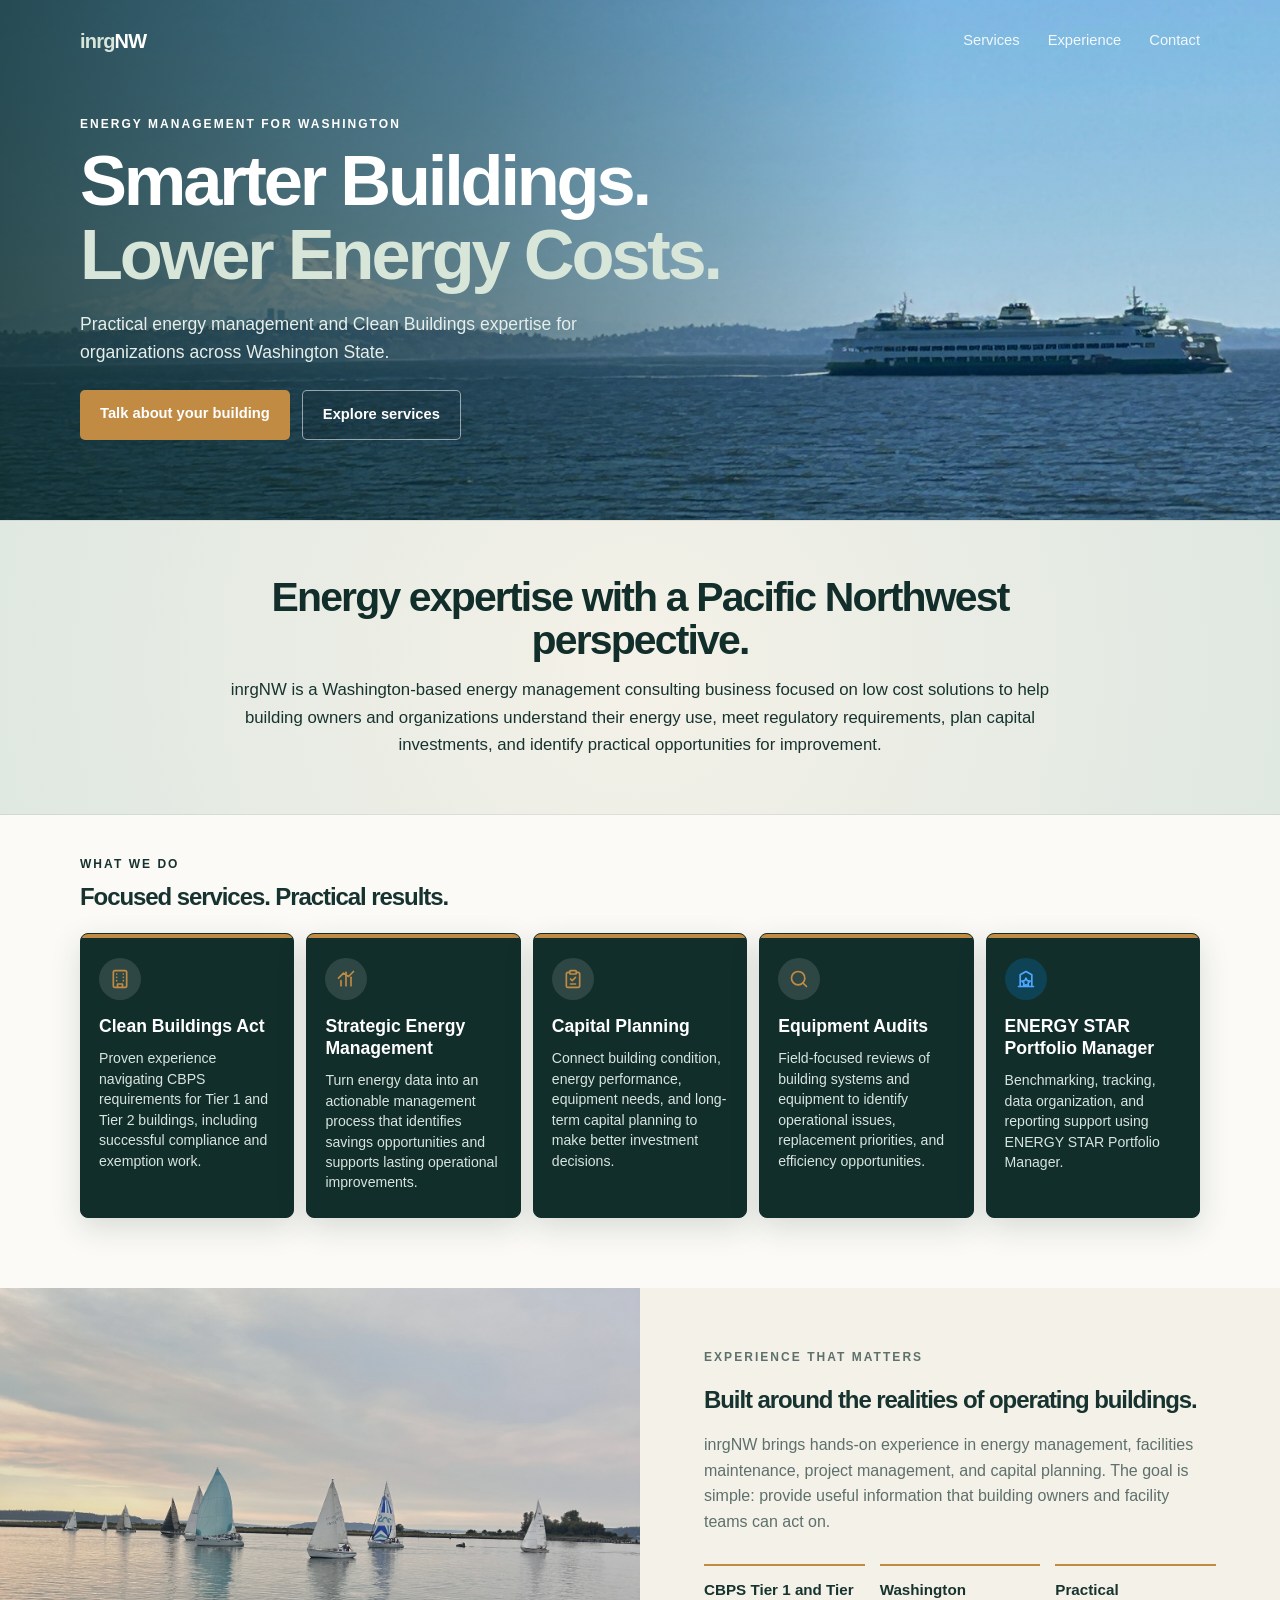
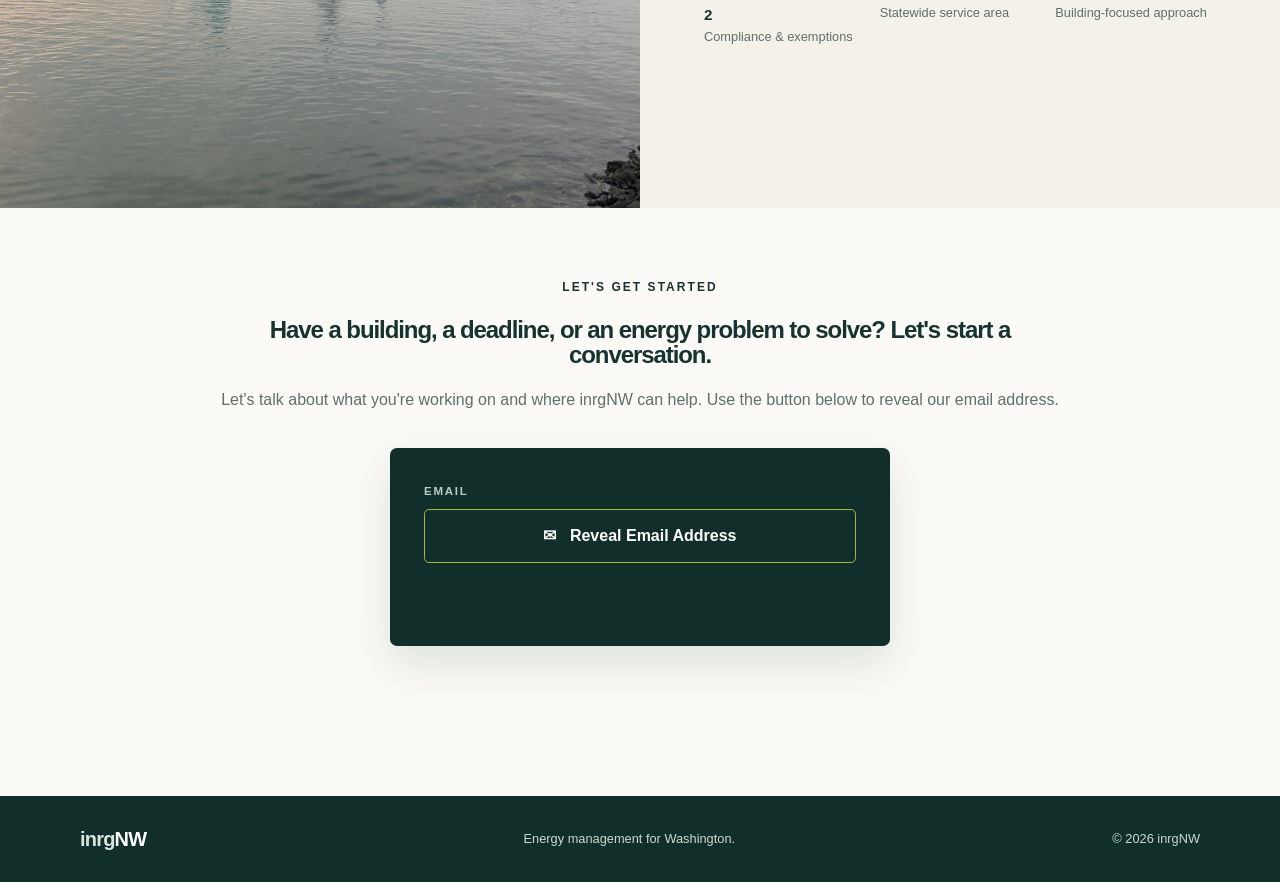
<file: index.html>
<!DOCTYPE html>
<html lang="en">
<head>
  <meta charset="UTF-8">
  <meta name="viewport" content="width=device-width, initial-scale=1.0">
  <meta name="description" content="inrgNW — Washington energy management consulting for Clean Buildings compliance, Strategic Energy Management, capital planning, equipment audits, and ENERGY STAR Portfolio Manager.">
  <title>inrgNW | Energy Management for Washington</title>
  <link rel="stylesheet" href="styles.css">
</head>
<body>
  <header class="site-header">
    <div class="nav-wrap">
      <a class="brand" href="#top" aria-label="inrgNW home">
        <span class="brand-mark">inrg</span><span>NW</span>
      </a>
      <nav>
        <a href="#services">Services</a>
        <a href="#about">Experience</a>
        <a href="#contact">Contact</a>
      </nav>
    </div>
  </header>

  <main id="top">
    <section class="hero">
      <div class="hero-photo" aria-hidden="true"></div>
      <div class="hero-shade" aria-hidden="true"></div>
      <div class="hero-content">
        <p class="eyebrow">ENERGY MANAGEMENT FOR WASHINGTON</p>
        <h1>Smarter Buildings.<br><span>Lower Energy Costs.</span></h1>
        <p class="hero-copy">
          Practical energy management and Clean Buildings expertise for organizations
          across Washington State.
        </p>
        <div class="hero-actions">
          <a class="button primary" href="#contact">Talk about your building</a>
          <a class="button secondary" href="#services">Explore services</a>
        </div>
      </div>
    </section>

    <section class="intro">
      <div class="intro-content">
        <h2>Energy expertise with a Pacific Northwest perspective.</h2>
        <p>
          inrgNW is a Washington-based energy management consulting business focused on
          low cost solutions to help building owners and organizations understand their energy use, meet
          regulatory requirements, plan capital investments, and identify practical
          opportunities for improvement.  
        </p>
      </div>
    </section>

    <section id="services" class="section">
      <div class="section-heading">
        <p class="eyebrow">WHAT WE DO</p>
        <h2>Focused services. Practical results.</h2>
      </div>

      <div class="cards">
        <article class="card">
          <div class="icon">
            <svg width="24" height="24" viewBox="0 0 24 24" fill="none" stroke="currentColor" stroke-width="2" stroke-linecap="round" stroke-linejoin="round">
              <rect x="4" y="2" width="16" height="20" rx="2" ry="2"></rect>
              <path d="M9 22v-4h6v4"></path>
              <path d="M8 6h.01M16 6h.01M8 10h.01M16 10h.01M8 14h.01M16 14h.01"></path>
            </svg>
          </div>
          <h3>Clean Buildings Act</h3>
          <p>
            Proven experience navigating CBPS requirements for Tier 1 and Tier 2 buildings,
            including successful compliance and exemption work.
          </p>
        </article>

        <article class="card">
          <div class="icon">
            <svg width="24" height="24" viewBox="0 0 24 24" fill="none" stroke="currentColor" stroke-width="2" stroke-linecap="round" stroke-linejoin="round">
              <line x1="18" y1="20" x2="18" y2="10"></line>
              <line x1="12" y1="20" x2="12" y2="4"></line>
              <line x1="6" y1="20" x2="6" y2="14"></line>
              <polyline points="3 11 9 5 15 9 21 3"></polyline>
            </svg>
          </div>
          <h3>Strategic Energy Management</h3>
          <p>
            Turn energy data into an actionable management process that
            identifies savings opportunities and supports lasting operational
            improvements.
          </p>
        </article>

        <article class="card">
          <div class="icon">
            <svg width="24" height="24" viewBox="0 0 24 24" fill="none" stroke="currentColor" stroke-width="2" stroke-linecap="round" stroke-linejoin="round">
              <path d="M16 4h2a2 2 0 0 1 2 2v14a2 2 0 0 1-2 2H6a2 2 0 0 1-2-2V6a2 2 0 0 1 2-2h2"></path>
              <rect x="8" y="2" width="8" height="4" rx="1" ry="1"></rect>
              <path d="M9 12l2 2 4-4"></path>
              <path d="M9 18h6"></path>
            </svg>
          </div>
          <h3>Capital Planning</h3>
          <p>
            Connect building condition, energy performance, equipment needs,
            and long-term capital planning to make better investment decisions.
          </p>
        </article>

        <article class="card">
          <div class="icon">
            <svg width="24" height="24" viewBox="0 0 24 24" fill="none" stroke="currentColor" stroke-width="2" stroke-linecap="round" stroke-linejoin="round">
              <circle cx="11" cy="11" r="8"></circle>
              <line x1="21" y1="21" x2="16.65" y2="16.65"></line>
            </svg>
          </div>
          <h3>Equipment Audits</h3>
          <p>
            Field-focused reviews of building systems and equipment to identify
            operational issues, replacement priorities, and efficiency
            opportunities.
          </p>
        </article>

        <article class="card">
          <div class="icon portfolio-manager">
            <svg width="24" height="24" viewBox="0 0 24 24" fill="none" stroke="currentColor" stroke-width="2" stroke-linecap="round" stroke-linejoin="round">
              <path d="M3 21h18"></path>
              <path d="M5 21V7l7-4 7 4v14"></path>
              <path d="M12 11l1.5 3 3.5.5-2.5 2.5.5 3.5-3-1.5-3 1.5.5-3.5-2.5-2.5 3.5-.5z"></path>
            </svg>
          </div>
          <h3>ENERGY STAR Portfolio Manager</h3>
          <p>
            Benchmarking, tracking, data organization, and reporting support
            using ENERGY STAR Portfolio Manager.
          </p>
        </article>
      </div>
    </section>

    <section id="about" class="about">
      <div class="about-art" aria-hidden="true"></div>
      <div class="about-content">
        <p class="eyebrow">EXPERIENCE THAT MATTERS</p>
        <h2>Built around the realities of operating buildings.</h2>
        <p>
          inrgNW brings hands-on experience in energy management, facilities
          maintenance, project management, and capital planning. The goal is simple:
          provide useful information that building owners and facility teams can act on.
        </p>
        <div class="proof">
          <div>
            <strong>CBPS Tier 1 and Tier 2</strong>
            <span>Compliance &amp; exemptions</span>
          </div>
          <div>
            <strong>Washington</strong>
            <span>Statewide service area</span>
          </div>
          <div>
            <strong>Practical</strong>
            <span>Building-focused approach</span>
          </div>
        </div>
      </div>
    </section>

    <section id="contact" class="contact">
      <div class="cta">
        <p class="eyebrow">LET'S GET STARTED</p>
        <h2>Have a building, a deadline, or an energy problem to solve? Let's start a conversation.</h2>
        <p>Let's talk about what you're working on and where inrgNW can help. Use the button below to reveal our email address.</p>
      </div>

      <div class="contact-card">
        <span>EMAIL</span>
        <button class="email-button" id="emailButton" type="button"
                aria-describedby="emailHint"
                aria-controls="emailReveal">
          <span class="mail-icon" aria-hidden="true">✉</span>
          Reveal Email Address
        </button>
        <div class="email-reveal" id="emailReveal" aria-live="polite"></div>
      </div>
    </section>
  </main>

  <footer>
    <div class="footer-wrap">
      <span class="brand"><span class="brand-mark">inrg</span>NW</span>
      <span>Energy management for Washington.</span>
      <span>© 2026 inrgNW</span>
    </div>
  </footer>

  <script>
    document.addEventListener('DOMContentLoaded', function() {
      const emailBtn = document.getElementById('emailButton');
      const emailContainer = document.getElementById('emailReveal');
      const emailAddress = 'inrgNW@gmail.com';

      function revealEmail() {
        if (!emailContainer.innerHTML) {
          emailContainer.innerHTML = '<a href="mailto:' + emailAddress + '">' + emailAddress + '</a>';
        }
      }

      if (emailBtn && emailContainer) {
        emailBtn.addEventListener('click', revealEmail);
        emailBtn.addEventListener('mouseenter', revealEmail);
      }
    });

    document.addEventListener('contextmenu', function(e) {
      e.preventDefault();
    });

    document.addEventListener('keydown', function(e) {
      if (e.key === 'F12') { e.preventDefault(); }
      if ((e.ctrlKey || e.metaKey) && e.shiftKey && (e.key === 'I' || e.key === 'J' || e.key === 'C')) { e.preventDefault(); }
      if ((e.ctrlKey || e.metaKey) && e.key === 'u') { e.preventDefault(); }
    });
  </script>
</body>
</html>
</file>
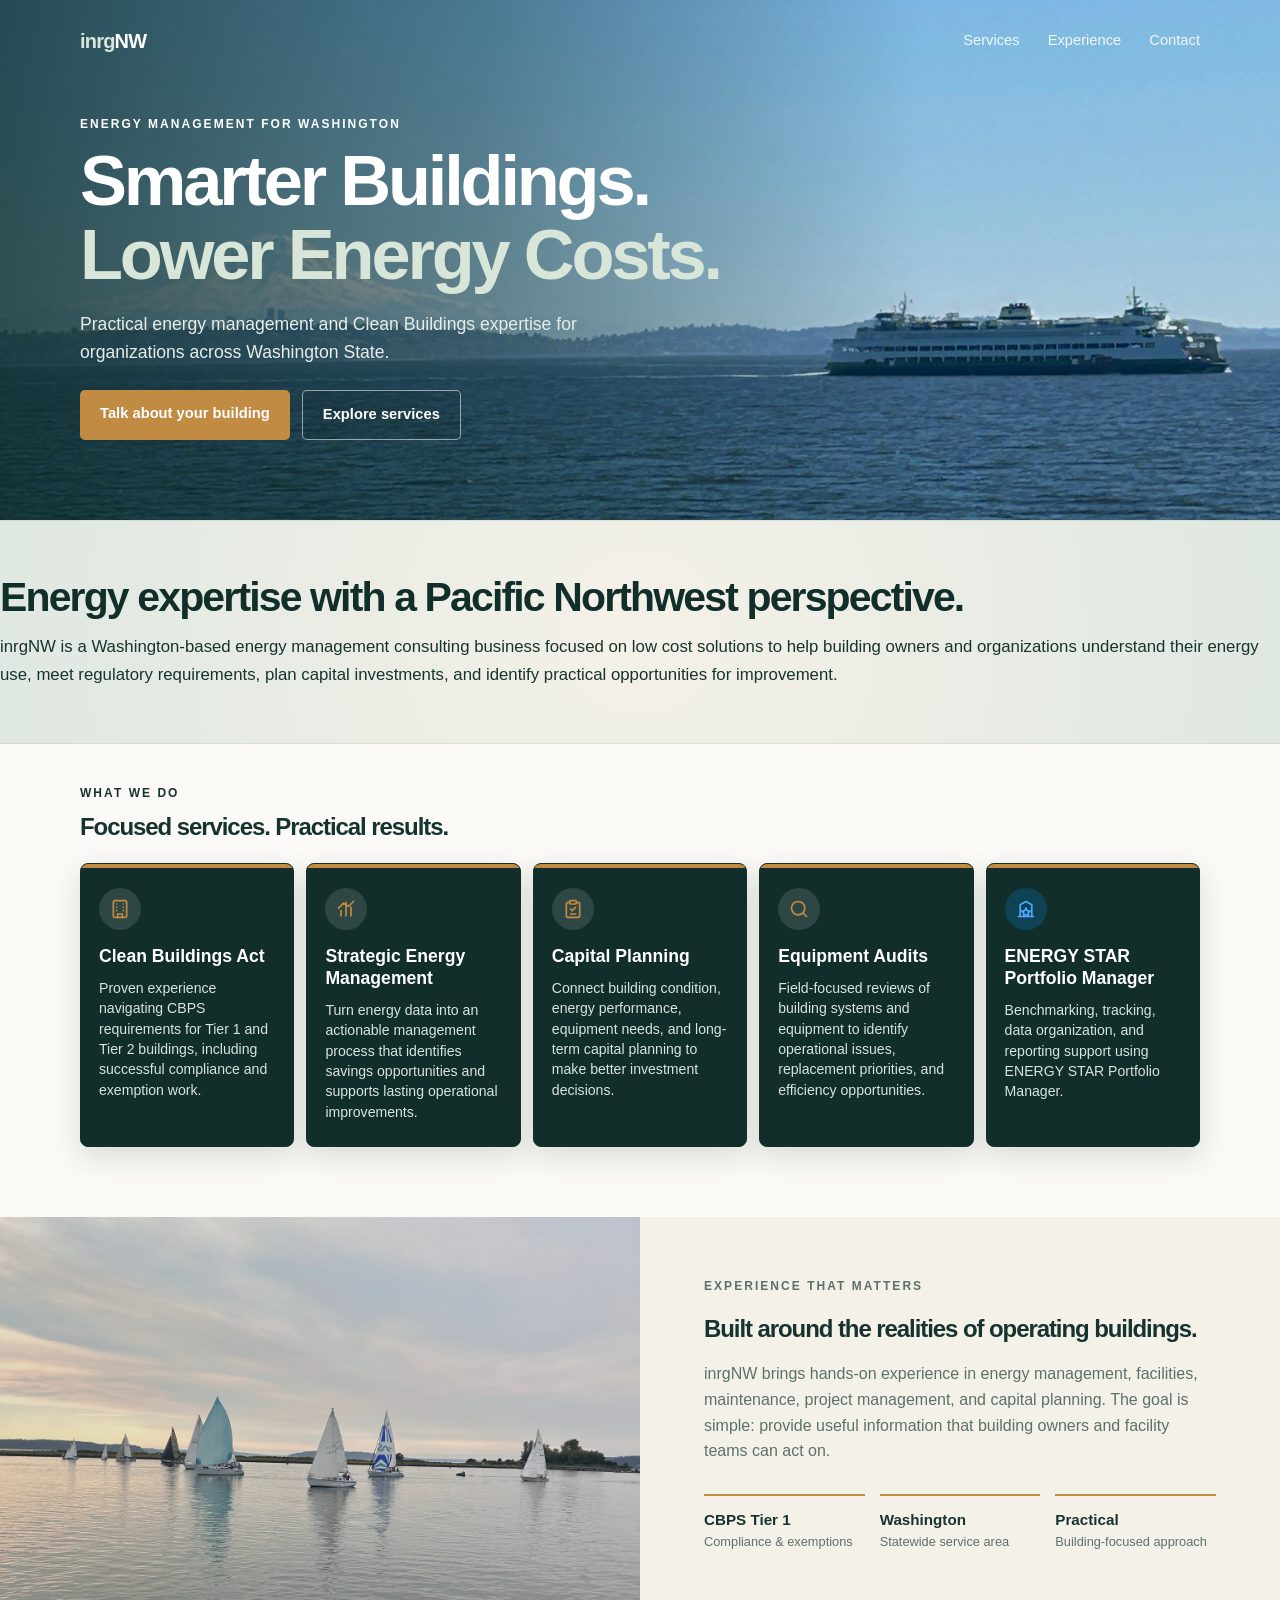
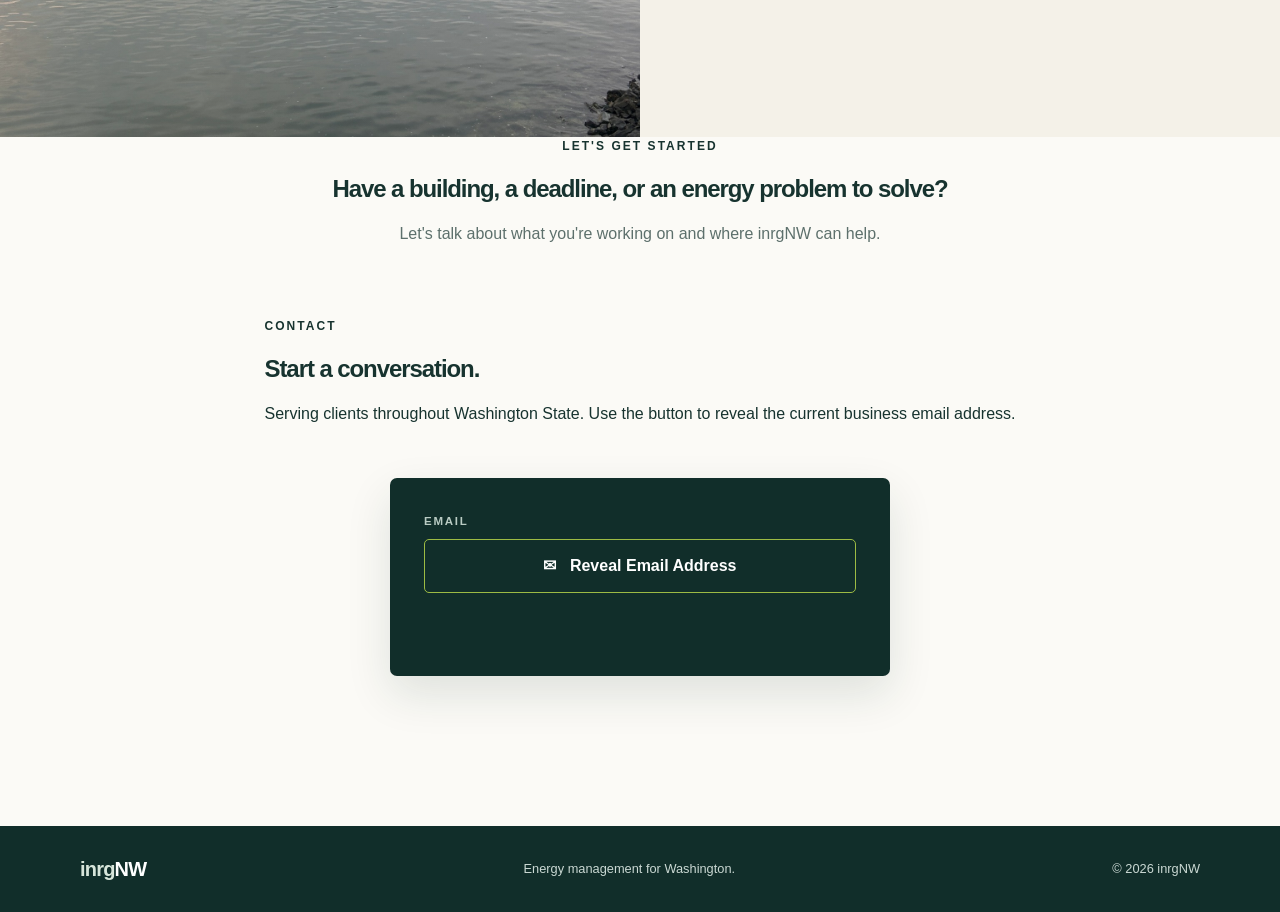
<file: gemini-code-1788808762078.html>
<!DOCTYPE html>
<html lang="en">
<head>
  <meta charset="UTF-8">
  <meta name="viewport" content="width=device-width, initial-scale=1.0">
  <meta name="description" content="inrgNW — Washington energy management consulting for Clean Buildings compliance, Strategic Energy Management, capital planning, equipment audits, and ENERGY STAR Portfolio Manager.">
  <title>inrgNW | Energy Management for Washington</title>
  <link rel="stylesheet" href="styles.css">
</head>
<body>
  <header class="site-header">
    <div class="nav-wrap">
      <a class="brand" href="#top" aria-label="inrgNW home">
        <span class="brand-mark">inrg</span><span>NW</span>
      </a>
      <nav>
        <a href="#services">Services</a>
        <a href="#about">Experience</a>
        <a href="#contact">Contact</a>
      </nav>
    </div>
  </header>

  <main id="top">
    <section class="hero">
      <div class="hero-photo" aria-hidden="true"></div>
      <div class="hero-shade" aria-hidden="true"></div>
      <div class="hero-content">
        <p class="eyebrow">ENERGY MANAGEMENT FOR WASHINGTON</p>
        <h1>Smarter Buildings.<br><span>Lower Energy Costs.</span></h1>
        <p class="hero-copy">
          Practical energy management and Clean Buildings expertise for organizations
          across Washington State.
        </p>
        <div class="hero-actions">
          <a class="button primary" href="#contact">Talk about your building</a>
          <a class="button secondary" href="#services">Explore services</a>
        </div>
      </div>
    </section>

    <section class="intro">
      <h2>Energy expertise with a Pacific Northwest perspective.</h2>
      <p>
        inrgNW is a Washington-based energy management consulting business focused on
        low cost solutions to help building owners and organizations understand their energy use, meet
        regulatory requirements, plan capital investments, and identify practical
        opportunities for improvement.  
      </p>
    </section>

    <section id="services" class="section">
      <div class="section-heading">
        <p class="eyebrow">WHAT WE DO</p>
        <h2>Focused services. Practical results.</h2>
      </div>

      <div class="cards">

        <article class="card">
          <div class="icon">
            <!-- Buildings / Clean Buildings Act -->
            <svg width="24" height="24" viewBox="0 0 24 24" fill="none" stroke="currentColor" stroke-width="2" stroke-linecap="round" stroke-linejoin="round">
              <rect x="4" y="2" width="16" height="20" rx="2" ry="2"></rect>
              <path d="M9 22v-4h6v4"></path>
              <path d="M8 6h.01M16 6h.01M8 10h.01M16 10h.01M8 14h.01M16 14h.01"></path>
            </svg>
          </div>
          <h3>Clean Buildings Act</h3>
          <p>
            Proven experience navigating CBPS requirements for Tier 1 and Tier 2 buildings,
            including successful compliance and exemption work.
          </p>
        </article>

        <article class="card">
          <div class="icon">
            <!-- Growth Chart / Strategic Energy Management -->
            <svg width="24" height="24" viewBox="0 0 24 24" fill="none" stroke="currentColor" stroke-width="2" stroke-linecap="round" stroke-linejoin="round">
              <line x1="18" y1="20" x2="18" y2="10"></line>
              <line x1="12" y1="20" x2="12" y2="4"></line>
              <line x1="6" y1="20" x2="6" y2="14"></line>
              <polyline points="3 11 9 5 15 9 21 3"></polyline>
            </svg>
          </div>
          <h3>Strategic Energy Management</h3>
          <p>
            Turn energy data into an actionable management process that
            identifies savings opportunities and supports lasting operational
            improvements.
          </p>
        </article>

        <!-- Middle Card: Featured Style -->
        <article class="card featured">
          <div class="icon">
            <!-- Clipboard Checklist / Capital Planning -->
            <svg width="24" height="24" viewBox="0 0 24 24" fill="none" stroke="currentColor" stroke-width="2" stroke-linecap="round" stroke-linejoin="round">
              <path d="M16 4h2a2 2 0 0 1 2 2v14a2 2 0 0 1-2 2H6a2 2 0 0 1-2-2V6a2 2 0 0 1 2-2h2"></path>
              <rect x="8" y="2" width="8" height="4" rx="1" ry="1"></rect>
              <path d="M9 12l2 2 4-4"></path>
              <path d="M9 18h6"></path>
            </svg>
          </div>
          <h3>Capital Planning</h3>
          <p>
            Connect building condition, energy performance, equipment needs,
            and long-term capital planning to make better investment decisions.
          </p>
        </article>

        <article class="card">
          <div class="icon">
            <!-- Magnifying Glass / Equipment Audits -->
            <svg width="24" height="24" viewBox="0 0 24 24" fill="none" stroke="currentColor" stroke-width="2" stroke-linecap="round" stroke-linejoin="round">
              <circle cx="11" cy="11" r="8"></circle>
              <line x1="21" y1="21" x2="16.65" y2="16.65"></line>
            </svg>
          </div>
          <h3>Equipment Audits</h3>
          <p>
            Field-focused reviews of building systems and equipment to identify
            operational issues, replacement priorities, and efficiency
            opportunities.
          </p>
        </article>

        <article class="card">
          <div class="icon portfolio-manager">
            <!-- Building + Star / ENERGY STAR Portfolio Manager -->
            <svg width="24" height="24" viewBox="0 0 24 24" fill="none" stroke="currentColor" stroke-width="2" stroke-linecap="round" stroke-linejoin="round">
              <path d="M3 21h18"></path>
              <path d="M5 21V7l7-4 7 4v14"></path>
              <path d="M12 11l1.5 3 3.5.5-2.5 2.5.5 3.5-3-1.5-3 1.5.5-3.5-2.5-2.5 3.5-.5z"></path>
            </svg>
          </div>
          <h3>ENERGY STAR Portfolio Manager</h3>
          <p>
            Benchmarking, tracking, data organization, and reporting support
            using ENERGY STAR Portfolio Manager.
          </p>
        </article>

      </div>
    </section>

    <section id="about" class="about">
      <div class="about-art" aria-hidden="true"></div>
      <div class="about-content">
        <p class="eyebrow">EXPERIENCE THAT MATTERS</p>
        <h2>Built around the realities of operating buildings.</h2>
        <p>
          inrgNW brings hands-on experience in energy management, facilities,
          maintenance, project management, and capital planning. The goal is simple:
          provide useful information that building owners and facility teams can act on.
        </p>
        <div class="proof">
          <div>
            <strong>CBPS Tier 1</strong>
            <span>Compliance &amp; exemptions</span>
          </div>
          <div>
            <strong>Washington</strong>
            <span>Statewide service area</span>
          </div>
          <div>
            <strong>Practical</strong>
            <span>Building-focused approach</span>
          </div>
        </div>
      </div>
    </section>

    <section class="cta">
      <p class="eyebrow">LET'S GET STARTED</p>
      <h2>Have a building, a deadline, or an energy problem to solve?</h2>
      <p>Let's talk about what you're working on and where inrgNW can help.</p>
    </section>

    <section id="contact" class="contact">
      <div>
        <p class="eyebrow">CONTACT</p>
        <h2>Start a conversation.</h2>
        <p>
          Serving clients throughout Washington State. Use the button to reveal the
          current business email address.
        </p>
      </div>

      <div class="contact-card">
        <span>EMAIL</span>
        <button class="email-button" id="emailButton" type="button"
                aria-describedby="emailHint"
                aria-controls="emailReveal">
          <span class="mail-icon" aria-hidden="true">✉</span>
          Reveal Email Address
        </button>
        <div class="email-reveal" id="emailReveal" aria-live="polite"></div>
      </div>
    </section>
  </main>

  <footer>
    <div class="footer-wrap">
      <span class="brand"><span class="brand-mark">inrg</span>NW</span>
      <span>Energy management for Washington.</span>
      <span>© 2026 inrgNW</span>
    </div>
  </footer>
</body>
</html>
</file>
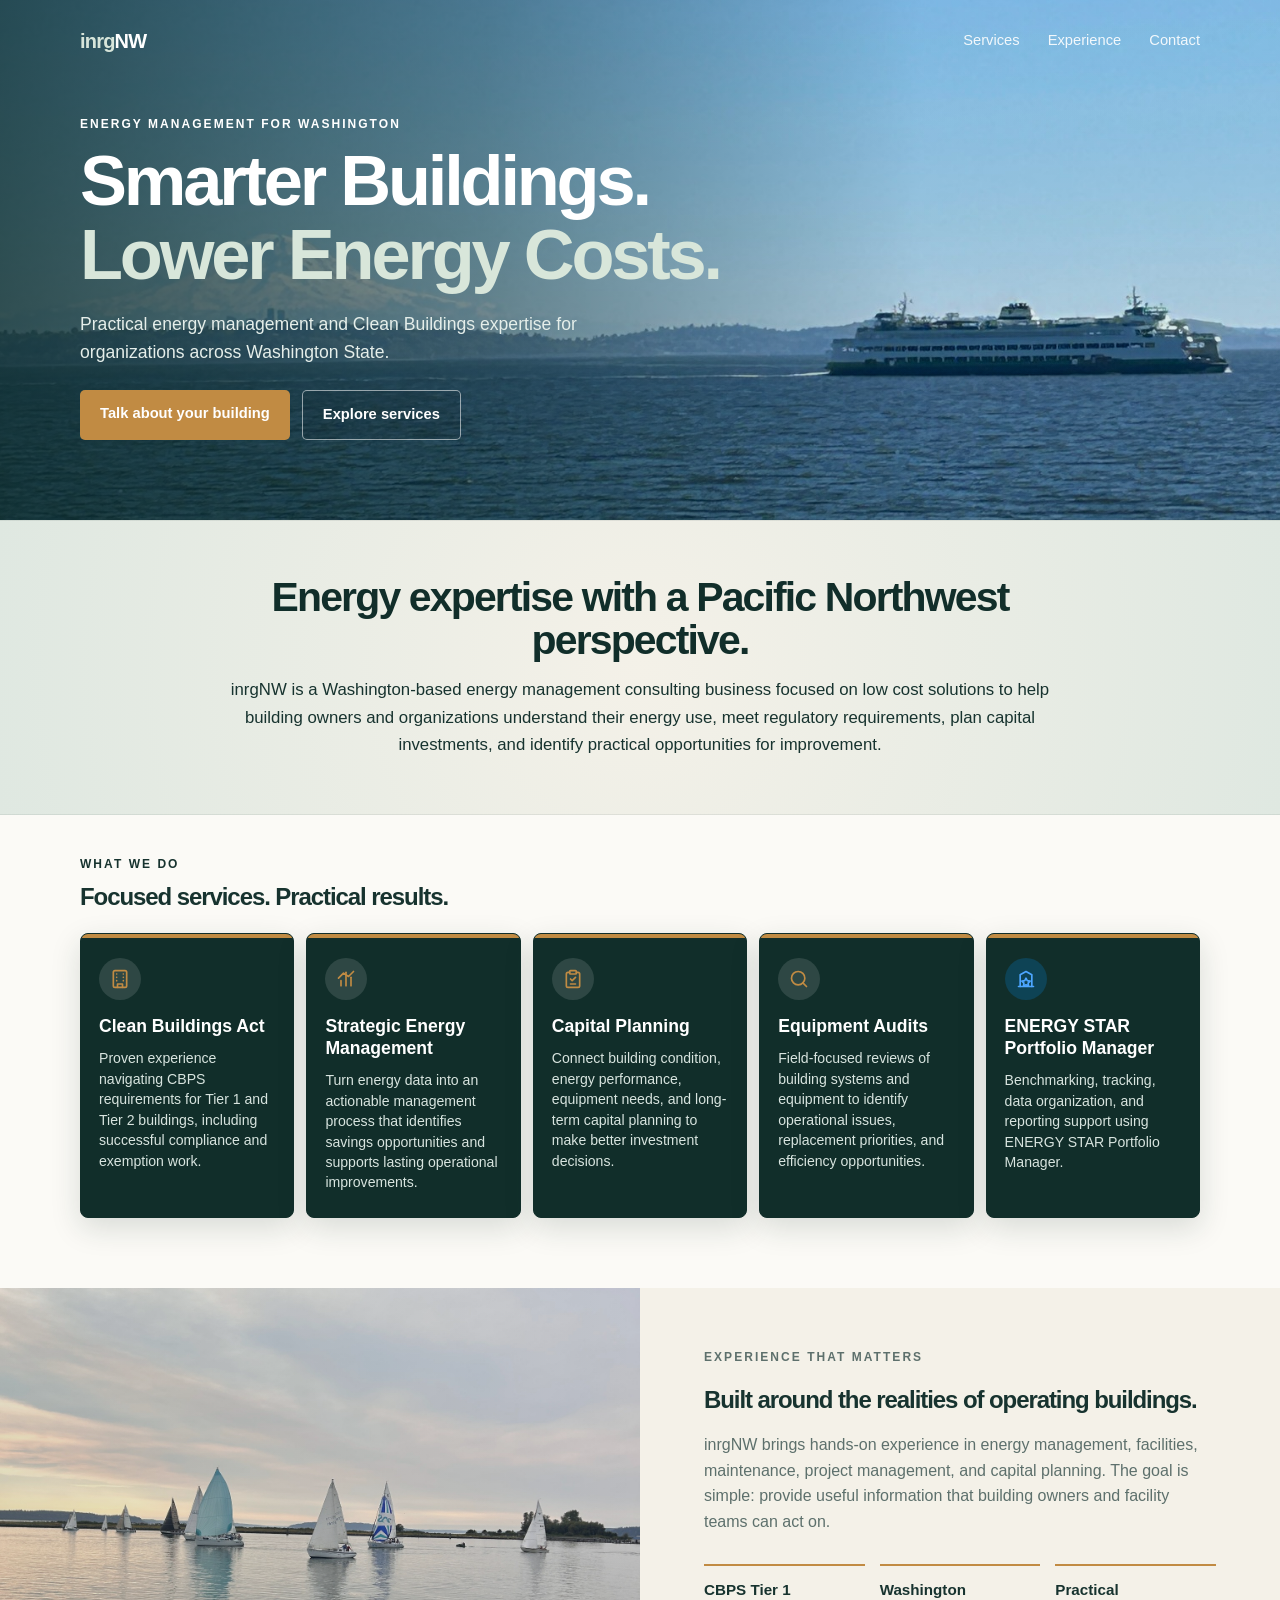
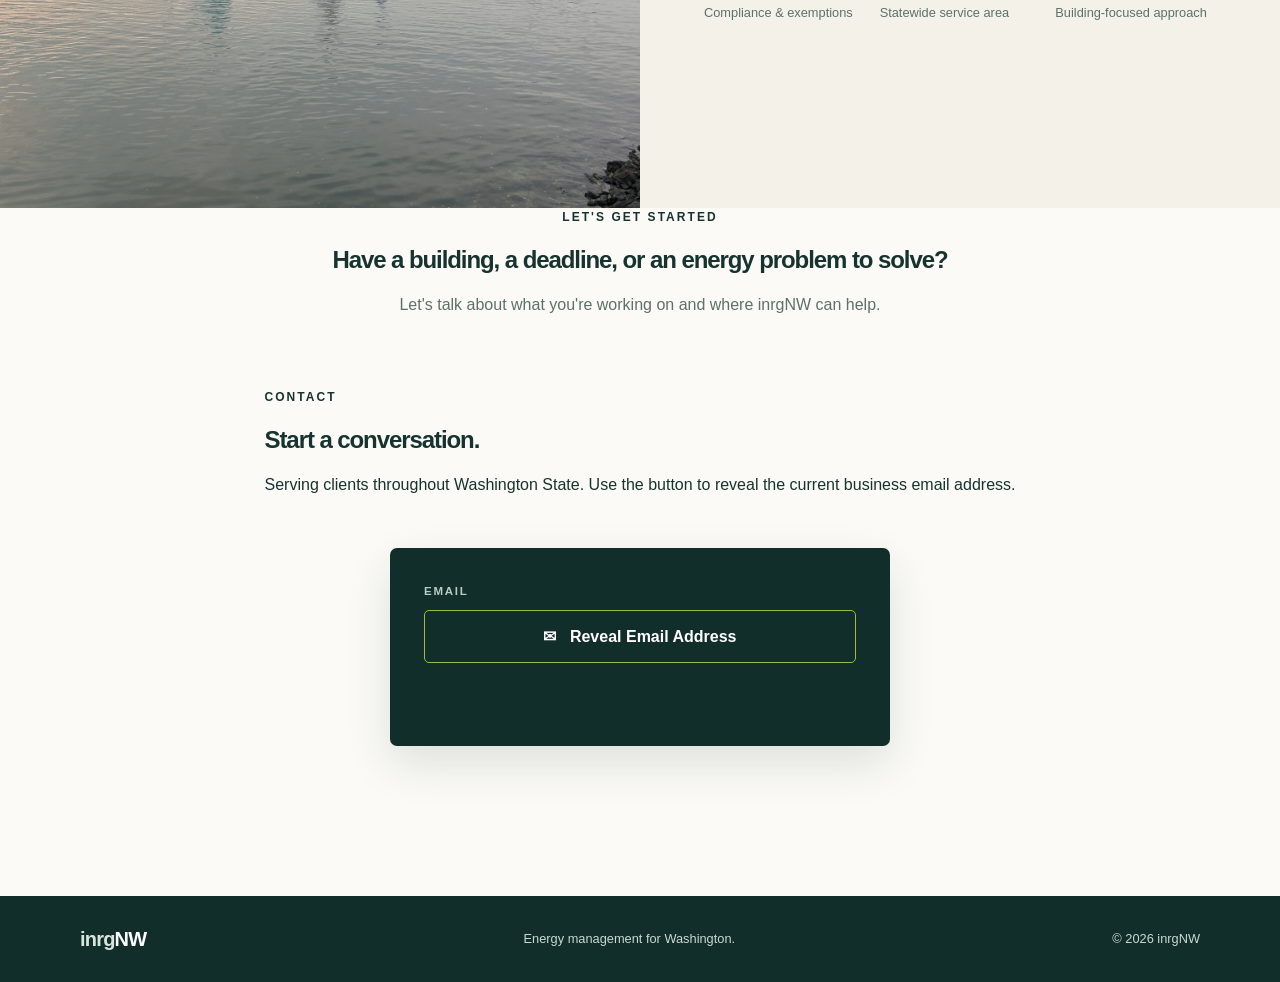
<file: gemini-code-1788809515765.html>
<!DOCTYPE html>
<html lang="en">
<head>
  <meta charset="UTF-8">
  <meta name="viewport" content="width=device-width, initial-scale=1.0">
  <meta name="description" content="inrgNW — Washington energy management consulting for Clean Buildings compliance, Strategic Energy Management, capital planning, equipment audits, and ENERGY STAR Portfolio Manager.">
  <title>inrgNW | Energy Management for Washington</title>
  <link rel="stylesheet" href="styles.css">
</head>
<body>
  <header class="site-header">
    <div class="nav-wrap">
      <a class="brand" href="#top" aria-label="inrgNW home">
        <span class="brand-mark">inrg</span><span>NW</span>
      </a>
      <nav>
        <a href="#services">Services</a>
        <a href="#about">Experience</a>
        <a href="#contact">Contact</a>
      </nav>
    </div>
  </header>

  <main id="top">
    <section class="hero">
      <div class="hero-photo" aria-hidden="true"></div>
      <div class="hero-shade" aria-hidden="true"></div>
      <div class="hero-content">
        <p class="eyebrow">ENERGY MANAGEMENT FOR WASHINGTON</p>
        <h1>Smarter Buildings.<br><span>Lower Energy Costs.</span></h1>
        <p class="hero-copy">
          Practical energy management and Clean Buildings expertise for organizations
          across Washington State.
        </p>
        <div class="hero-actions">
          <a class="button primary" href="#contact">Talk about your building</a>
          <a class="button secondary" href="#services">Explore services</a>
        </div>
      </div>
    </section>

    <!-- Distinct background & tighter spacing -->
    <section class="intro">
      <div class="intro-content">
        <h2>Energy expertise with a Pacific Northwest perspective.</h2>
        <p>
          inrgNW is a Washington-based energy management consulting business focused on
          low cost solutions to help building owners and organizations understand their energy use, meet
          regulatory requirements, plan capital investments, and identify practical
          opportunities for improvement.  
        </p>
      </div>
    </section>

    <section id="services" class="section">
      <div class="section-heading">
        <p class="eyebrow">WHAT WE DO</p>
        <h2>Focused services. Practical results.</h2>
      </div>

      <div class="cards">

        <article class="card">
          <div class="icon">
            <!-- Buildings / Clean Buildings Act -->
            <svg width="24" height="24" viewBox="0 0 24 24" fill="none" stroke="currentColor" stroke-width="2" stroke-linecap="round" stroke-linejoin="round">
              <rect x="4" y="2" width="16" height="20" rx="2" ry="2"></rect>
              <path d="M9 22v-4h6v4"></path>
              <path d="M8 6h.01M16 6h.01M8 10h.01M16 10h.01M8 14h.01M16 14h.01"></path>
            </svg>
          </div>
          <h3>Clean Buildings Act</h3>
          <p>
            Proven experience navigating CBPS requirements for Tier 1 and Tier 2 buildings,
            including successful compliance and exemption work.
          </p>
        </article>

        <article class="card">
          <div class="icon">
            <!-- Growth Chart / Strategic Energy Management -->
            <svg width="24" height="24" viewBox="0 0 24 24" fill="none" stroke="currentColor" stroke-width="2" stroke-linecap="round" stroke-linejoin="round">
              <line x1="18" y1="20" x2="18" y2="10"></line>
              <line x1="12" y1="20" x2="12" y2="4"></line>
              <line x1="6" y1="20" x2="6" y2="14"></line>
              <polyline points="3 11 9 5 15 9 21 3"></polyline>
            </svg>
          </div>
          <h3>Strategic Energy Management</h3>
          <p>
            Turn energy data into an actionable management process that
            identifies savings opportunities and supports lasting operational
            improvements.
          </p>
        </article>

        <article class="card">
          <div class="icon">
            <!-- Clipboard Checklist / Capital Planning -->
            <svg width="24" height="24" viewBox="0 0 24 24" fill="none" stroke="currentColor" stroke-width="2" stroke-linecap="round" stroke-linejoin="round">
              <path d="M16 4h2a2 2 0 0 1 2 2v14a2 2 0 0 1-2 2H6a2 2 0 0 1-2-2V6a2 2 0 0 1 2-2h2"></path>
              <rect x="8" y="2" width="8" height="4" rx="1" ry="1"></rect>
              <path d="M9 12l2 2 4-4"></path>
              <path d="M9 18h6"></path>
            </svg>
          </div>
          <h3>Capital Planning</h3>
          <p>
            Connect building condition, energy performance, equipment needs,
            and long-term capital planning to make better investment decisions.
          </p>
        </article>

        <article class="card">
          <div class="icon">
            <!-- Magnifying Glass / Equipment Audits -->
            <svg width="24" height="24" viewBox="0 0 24 24" fill="none" stroke="currentColor" stroke-width="2" stroke-linecap="round" stroke-linejoin="round">
              <circle cx="11" cy="11" r="8"></circle>
              <line x1="21" y1="21" x2="16.65" y2="16.65"></line>
            </svg>
          </div>
          <h3>Equipment Audits</h3>
          <p>
            Field-focused reviews of building systems and equipment to identify
            operational issues, replacement priorities, and efficiency
            opportunities.
          </p>
        </article>

        <article class="card">
          <div class="icon portfolio-manager">
            <!-- Custom Blue Star/Building / ENERGY STAR Portfolio Manager -->
            <svg width="24" height="24" viewBox="0 0 24 24" fill="none" stroke="currentColor" stroke-width="2" stroke-linecap="round" stroke-linejoin="round">
              <path d="M3 21h18"></path>
              <path d="M5 21V7l7-4 7 4v14"></path>
              <path d="M12 11l1.5 3 3.5.5-2.5 2.5.5 3.5-3-1.5-3 1.5.5-3.5-2.5-2.5 3.5-.5z"></path>
            </svg>
          </div>
          <h3>ENERGY STAR Portfolio Manager</h3>
          <p>
            Benchmarking, tracking, data organization, and reporting support
            using ENERGY STAR Portfolio Manager.
          </p>
        </article>

      </div>
    </section>

    <section id="about" class="about">
      <div class="about-art" aria-hidden="true"></div>
      <div class="about-content">
        <p class="eyebrow">EXPERIENCE THAT MATTERS</p>
        <h2>Built around the realities of operating buildings.</h2>
        <p>
          inrgNW brings hands-on experience in energy management, facilities,
          maintenance, project management, and capital planning. The goal is simple:
          provide useful information that building owners and facility teams can act on.
        </p>
        <div class="proof">
          <div>
            <strong>CBPS Tier 1</strong>
            <span>Compliance &amp; exemptions</span>
          </div>
          <div>
            <strong>Washington</strong>
            <span>Statewide service area</span>
          </div>
          <div>
            <strong>Practical</strong>
            <span>Building-focused approach</span>
          </div>
        </div>
      </div>
    </section>

    <section class="cta">
      <p class="eyebrow">LET'S GET STARTED</p>
      <h2>Have a building, a deadline, or an energy problem to solve?</h2>
      <p>Let's talk about what you're working on and where inrgNW can help.</p>
    </section>

    <section id="contact" class="contact">
      <div>
        <p class="eyebrow">CONTACT</p>
        <h2>Start a conversation.</h2>
        <p>
          Serving clients throughout Washington State. Use the button to reveal the
          current business email address.
        </p>
      </div>

      <div class="contact-card">
        <span>EMAIL</span>
        <button class="email-button" id="emailButton" type="button"
                aria-describedby="emailHint"
                aria-controls="emailReveal">
          <span class="mail-icon" aria-hidden="true">✉</span>
          Reveal Email Address
        </button>
        <div class="email-reveal" id="emailReveal" aria-live="polite"></div>
      </div>
    </section>
  </main>

  <footer>
    <div class="footer-wrap">
      <span class="brand"><span class="brand-mark">inrg</span>NW</span>
      <span>Energy management for Washington.</span>
      <span>© 2026 inrgNW</span>
    </div>
  </footer>

  <!-- Email Reveal Handler -->
  <script>
    document.addEventListener('DOMContentLoaded', function() {
      const emailBtn = document.getElementById('emailButton');
      const emailContainer = document.getElementById('emailReveal');
      const emailAddress = 'info@inrgnw.com'; // Adjust to your preferred email address

      function revealEmail() {
        if (!emailContainer.innerHTML) {
          emailContainer.innerHTML = '<a href="mailto:' + emailAddress + '">' + emailAddress + '</a>';
        }
      }

      if (emailBtn && emailContainer) {
        emailBtn.addEventListener('click', revealEmail);
        emailBtn.addEventListener('mouseenter', revealEmail);
      }
    });
  </script>
</body>
</html>
</file>
<file: styles.css>
/* inrgNW — site styling */
:root {
  --ink: #17332f;
  --muted: #5d706c;
  --cream: #f4f1e8;
  --paper: #fbfaf6;
  --pine: #234d42;
  --pine-dark: #112e2a;
  --mist: #dfe8e1;
  --accent: #c18b43;
  --white: #ffffff;
  --shadow: 0 18px 45px rgba(17, 46, 42, .12);
}

* { box-sizing: border-box; }
html { scroll-behavior: smooth; }
body {
  margin: 0;
  color: var(--ink);
  background: var(--paper);
  font-family: "Trebuchet MS", "Segoe UI", Arial, sans-serif;
  line-height: 1.6;
  -webkit-user-select: none;
  -moz-user-select: none;
  -ms-user-select: none;
  user-select: none;
}
a { color: inherit; }

/* HEADER & NAV */
.site-header {
  position: absolute;
  z-index: 10;
  top: 0;
  width: 100%;
  color: white;
}
.nav-wrap, .footer-wrap {
  width: min(1120px, calc(100% - 40px));
  margin: auto;
  display: flex;
  align-items: center;
  justify-content: space-between;
}
.nav-wrap { padding: 25px 0; }
.brand {
  text-decoration: none;
  font-family: "Segoe UI", Arial, sans-serif;
  font-weight: 800;
  font-size: 1.25rem;
  letter-spacing: -.04em;
}
.brand-mark { color: #d7e5da; }
nav { display: flex; gap: 28px; font-size: .92rem; }
nav a { text-decoration: none; opacity: .9; }
nav a:hover { opacity: 1; }

/* HERO */
.hero {
  min-height: 520px;
  position: relative;
  overflow: hidden;
  color: white;
  background: #163c38;
  display: grid;
  align-items: center;
}
.hero-photo {
  position: absolute;
  inset: 0;
  background-image: url("assets/puget-sound-rainier.jpg");
  background-size: cover;
  background-position: center 47%;
  transform: scale(1.015);
}
.hero-photo,
.about-art {
  user-select: none;
  -webkit-user-drag: none;
  pointer-events: none;
}
.hero-shade {
  position: absolute;
  inset: 0;
  background:
    linear-gradient(90deg, rgba(12, 42, 39, .77) 0%, rgba(12, 42, 39, .47) 38%, rgba(12, 42, 39, .08) 72%),
    linear-gradient(0deg, rgba(8, 34, 32, .28) 0%, transparent 38%, rgba(255,255,255,.05) 100%);
}
.hero-content {
  position: relative;
  z-index: 3;
  width: min(1120px, calc(100% - 40px));
  margin: auto;
  padding: 85px 0 50px;
  max-width: 1120px;
}
.eyebrow {
  margin: 0 0 10px;
  font-size: .75rem;
  font-weight: 700;
  letter-spacing: .17em;
}
.hero h1, h2 {
  font-family: "Segoe UI", Arial, sans-serif;
  letter-spacing: -.045em;
  line-height: 1.05;
}
.hero h1 { font-size: clamp(2.8rem, 5.5vw, 4.8rem); margin: 0; max-width: 760px; }
.hero h1 span { color: #d8e6da; }
.hero-copy { max-width: 580px; font-size: 1.1rem; color: #e5eeea; margin: 18px 0 24px; }
.hero-actions { display: flex; flex-wrap: wrap; gap: 12px; }
.button {
  display: inline-block; padding: 12px 20px; border-radius: 5px;
  text-decoration: none; font-weight: 700; font-size: .92rem;
}
.primary { background: var(--accent); color: #fff; }
.primary:hover { filter: brightness(1.05); }
.secondary { border: 1px solid rgba(255,255,255,.55); color: white; background: rgba(0,0,0,.08); }

/* INTRO SECTION */
.intro {
  background: radial-gradient(circle at center, #f4f1e8 0%, #dfe8e1 100%);
  border-top: 1px solid rgba(17, 46, 42, 0.08);
  border-bottom: 1px solid rgba(17, 46, 42, 0.08);
  padding: 55px 0;
  position: relative;
}

.intro-content {
  width: min(850px, calc(100% - 40px));
  margin: auto;
  text-align: center;
}

.intro h2 {
  font-size: clamp(1.8rem, 3.2vw, 2.8rem);
  margin: 0 0 14px;
  color: var(--pine-dark);
}

.intro p:last-child {
  color: var(--ink);
  font-size: 1.05rem;
  margin: 0;
  line-height: 1.65;
}

/* SERVICES / CARDS SECTION */
.section {
  width: min(1120px, calc(100% - 40px));
  margin: auto;
  padding: 40px 0 70px;
}

.section-heading {
  margin-bottom: 24px;
}

.section-heading h2 {
  max-width: 650px;
  margin: 0 0 10px;
  font-family: "Segoe UI", Arial, sans-serif;
  letter-spacing: -.045em;
  line-height: 1.05;
}

.cards {
  display: grid;
  grid-template-columns: repeat(5, 1fr);
  gap: 12px;
}

.card {
  padding: 24px 18px;
  min-height: 260px;
  background: var(--pine-dark);
  border: 1px solid var(--pine-dark);
  border-radius: 8px;
  box-shadow: 0 10px 30px rgba(17, 46, 42, .15);
  transition: transform 0.2s ease, box-shadow 0.2s ease;
  position: relative;
  overflow: hidden;
}

.card::before {
  content: "";
  position: absolute;
  top: 0;
  left: 0;
  right: 0;
  height: 4px;
  background: var(--accent);
}

.card:hover {
  transform: translateY(-3px);
  box-shadow: 0 14px 35px rgba(17, 46, 42, .25);
}

.card h3 {
  margin: 0 0 10px;
  font-family: "Segoe UI", Arial, sans-serif;
  font-size: 1.1rem;
  line-height: 1.25;
  color: var(--white);
}

.card p {
  color: #d8e4df;
  font-size: 0.88rem;
  line-height: 1.45;
  margin: 0;
}

.icon {
  width: 42px;
  height: 42px;
  border-radius: 50%;
  display: grid;
  place-items: center;
  background: rgba(255, 255, 255, 0.12);
  color: var(--accent);
  margin-bottom: 16px;
}

.icon svg {
  width: 20px;
  height: 20px;
}

.icon.portfolio-manager {
  background: rgba(0, 150, 255, 0.2);
  color: #4da6ff;
}

/* ABOUT */
.about {
  background: var(--cream);
  display: grid;
  grid-template-columns: 1fr 1fr;
  min-height: 520px;
}
.about-art {
  min-height: 450px;
  position: relative;
  overflow: hidden;
  background-image:
    linear-gradient(90deg, rgba(17,46,42,.12), rgba(17,46,42,0)),
    url("assets/sailboats.jpg");
  background-size: cover;
  background-position: center 46%;
}
.about-content { padding: 60px max(30px, 5vw); }
.about-content p { color: var(--muted); max-width: 580px; }
.proof { display: grid; grid-template-columns: repeat(3,1fr); gap: 15px; margin-top: 30px; }
.proof div { border-top: 2px solid var(--accent); padding-top: 12px; }
.proof strong, .proof span { display: block; }
.proof strong { font-size: .95rem; }
.proof span { color: var(--muted); font-size: .8rem; }

/* CTA */
.cta {
  width: min(850px, calc(100% - 40px));
  text-align: center;
  margin: auto;
}
.cta p:not(.eyebrow) { color: var(--muted); margin-bottom: 0; }

/* CONTACT */
.contact {
  width: min(1120px, calc(100% - 40px));
  margin: auto;
  padding: 70px 0 100px;
  display: flex;
  flex-direction: column;
  align-items: center;
}

.contact-card {
  background: var(--pine-dark);
  color: white;
  padding: 34px 34px 50px 34px;
  border-radius: 7px;
  box-shadow: var(--shadow);
  max-width: 500px;
  width: 100%;
  margin-top: 35px;
  margin-bottom: 50px;
}

.contact-card > span {
  display: block;
  font-size: .72rem;
  letter-spacing: .15em;
  font-weight: 700;
  color: #b9cbc3;
}

.email-button {
  margin-top: 9px;
  width: 100%;
  padding: 13px 18px;
  border-radius: 5px;
  border: 1px solid #9dbb44;
  background: transparent;
  color: white;
  font: inherit;
  font-weight: 700;
  cursor: pointer;
  transition: background .2s ease, transform .2s ease;
}
.email-button:hover, .email-button:focus-visible {
  background: rgba(157,187,68,.12);
  outline: none;
}
.email-button:active { transform: translateY(1px); }
.mail-icon { margin-right: 9px; }
.email-reveal {
  min-height: 33px;
  padding-top: 12px;
  font-family: "Segoe UI", Arial, sans-serif;
  font-size: 1.2rem;
  font-weight: 700;
}
.email-reveal a { color: #d8e6da; text-decoration: none; }
.email-reveal a:hover { text-decoration: underline; }

/* FOOTER */
footer { background: var(--pine-dark); color: #cbd9d4; }
.footer-wrap { padding: 27px 0; gap: 20px; font-size: .8rem; }
footer .brand { color: white; }

/* RESPONSIVE BREAKPOINTS */
@media (max-width: 1024px) {
  .cards { grid-template-columns: repeat(3, 1fr); gap: 16px; }
}

@media (max-width: 800px) {
  nav { gap: 15px; }
  .cards { grid-template-columns: repeat(2, 1fr); gap: 16px; }
  .about { grid-template-columns: 1fr; }
  .about-art { min-height: 320px; }
  .about-content { padding: 50px 20px; }
}

@media (max-width: 560px) {
  .nav-wrap { width: calc(100% - 30px); }
  nav a:nth-child(1) { display: none; }
  .hero-content, .section, .intro-content, .cta, .contact { width: calc(100% - 30px); }
  .hero-photo { background-position: 53% 45%; }
  .cards { grid-template-columns: 1fr; gap: 16px; }
  .proof { grid-template-columns: 1fr; }
  .footer-wrap { width: calc(100% - 30px); flex-wrap: wrap; }
}
</file>
